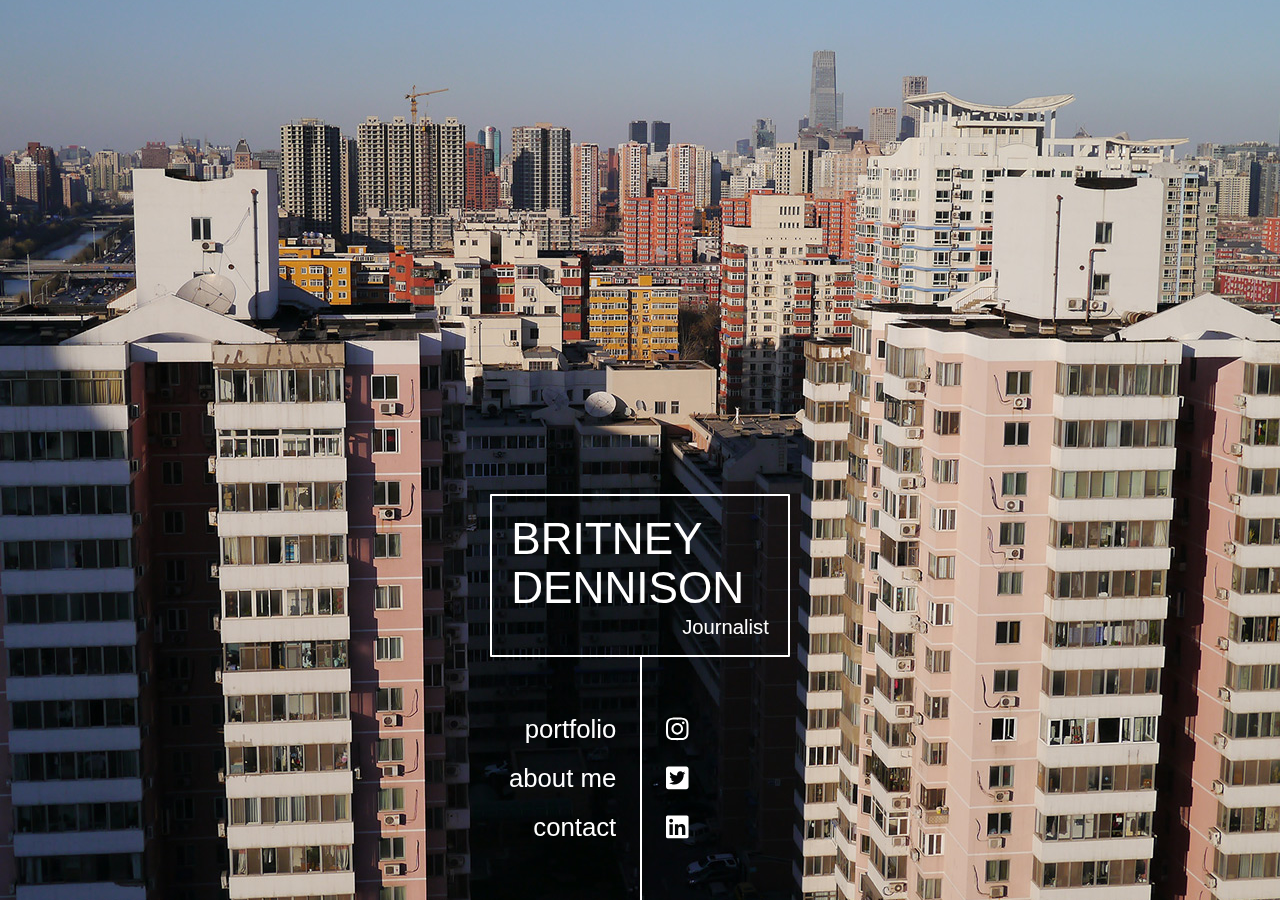
<file: index.html>
<!DOCTYPE html>
<html lang="en">

  <head>
  <meta charset="utf-8">
  <meta http-equiv="X-UA-Compatible" content="IE=edge">
  <meta name="viewport" content="width=device-width, initial-scale=1">

  <title>Britney Dennison | Journalist</title>
  <meta name="description" content="Britney Dennison is an award-winning journalist based in Vancouver and Deputy Director of the Global Reporting Centre">

  <link rel="stylesheet" href="http://brick.a.ssl.fastly.net/Montserrat:300/Roboto:400">
  <link rel="stylesheet" href="/assets/main.css" | relative_url }}">
  <link rel="canonical" href="/">
  <link rel="alternate" type="application/rss+xml" title="Britney Dennison | Journalist" href="/feed.xml">
  <script defer src="/assets/js/fa-brands.min.js"></script>
  <script defer src="/assets/js/fa-regular.min.js"></script>
  <script src="/assets/js/fontawesome.min.js"></script>
  <script src="https://ajax.googleapis.com/ajax/libs/jquery/2.2.4/jquery.min.js"></script>
  <script defer src="/assets/js/app.js"></script>
  <script defer src="/assets/js/bootstrap-modal.js"></script>
  
  
</head>

  <body>

    

    <main class="page-content" aria-label="Content">
        <div id="home-container">
  <div class="page-content">
    <header id="main">
      <h1>Britney<br>Dennison</h1>
      <h2>Journalist</h2>
    </header>
    <nav class="main-nav">
      <ul class="nav-menu left">
        <li><a href="/multimedia/">portfolio</a></li>
        <li><a href="/about/">about me</a></li>
        <li><a href="/contact/">contact</a></li>
      </ul>
      <ul class="nav-menu social">
        <li><a target="_blank" href="https://www.instagram.com/britneydennison/"><i class="fab fa-instagram"></i></a></li>
        <li><a target="_blank" href="https://twitter.com/britneydennison"><i class="fab fa-twitter-square"></i></a></li>
        <li><a target="_blank" href="https://www.linkedin.com/in/britney-dennison-75444b64"><i class="fab fa-linkedin"></i></a></li>
      </ul>
    </nav>
  </div>
</div>
    </main>
    
  </body>

</html>
</file>
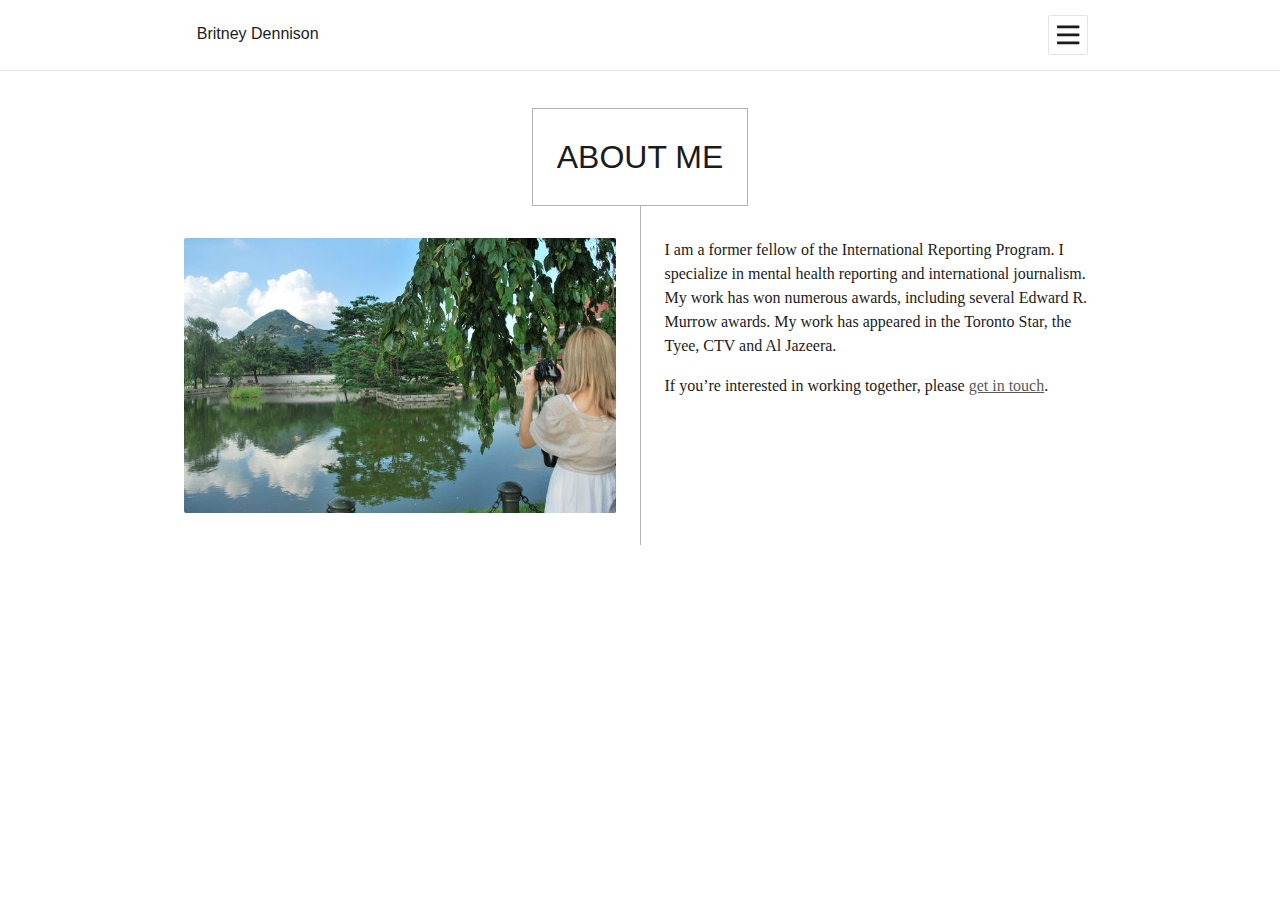
<file: about/index.html>
<!DOCTYPE html>
<html lang="en">

  <head>
  <meta charset="utf-8">
  <meta http-equiv="X-UA-Compatible" content="IE=edge">
  <meta name="viewport" content="width=device-width, initial-scale=1">

  <title>About Me</title>
  <meta name="description" content="Britney Dennison is an award-winning journalist based in Vancouver and Deputy Director of the Global Reporting Centre">

  <link rel="stylesheet" href="http://brick.a.ssl.fastly.net/Montserrat:300/Roboto:400">
  <link rel="stylesheet" href="/assets/main.css" | relative_url }}">
  <link rel="canonical" href="/about/">
  <link rel="alternate" type="application/rss+xml" title="Britney Dennison | Journalist" href="/feed.xml">
  <script defer src="/assets/js/fa-brands.min.js"></script>
  <script defer src="/assets/js/fa-regular.min.js"></script>
  <script src="/assets/js/fontawesome.min.js"></script>
  <script src="https://ajax.googleapis.com/ajax/libs/jquery/2.2.4/jquery.min.js"></script>
  <script defer src="/assets/js/app.js"></script>
  <script defer src="/assets/js/bootstrap-modal.js"></script>
  
  
</head>

  <body>

    
      <div class="modal fade" id="the-menu" tabindex="-1" role="dialog" aria-labelledby="menuLabel">
    <div class="modal-dialog" role="document">
      <div class="modal-content">
        <div class="modal-header">
          <button type="button" class="close" data-dismiss="modal" aria-label="Close"><span aria-hidden="true"><i class="far fa-times"></i></span></button>
        </div>
        <div class="modal-body">
            <div class="menu-container">
            <header id="main">
                <h1>Britney<br>Dennison</h1>
                <h2>Journalist</h2>
            </header>
            <nav class="main-nav">
                <ul class="nav-menu left">
                    <li><a href="/multimedia/">portfolio</a></li>
                    <li><a href="/about/">about me</a></li>
                    <li><a href="/contact/">contact</a></li>
                </ul>
                <ul class="nav-menu social">
                    <li><a target="_blank" href="https://www.instagram.com/britneydennison/"><i class="fab fa-instagram"></i></a></li>
                    <li><a target="_blank" href="https://twitter.com/britneydennison"><i class="fab fa-twitter-square"></i></a></li>
                    <li><a target="_blank" href="https://www.linkedin.com/in/britney-dennison-75444b64"><i class="fab fa-linkedin"></i></a></li>
                 </ul>
            </nav>
            </div>
        </div>
      </div>
    </div>
</div>
<header class="site-header" role="banner">
  <nav class="site-nav">
    <ul class="menu">
      <li id="home"><a href="/" title="Home">Britney Dennison</a></li>
      <li id="toggle"><a title="Show Menu" data-toggle="modal" data-target="#the-menu" href="#" aria-label="Toggle Menu"><i class="far fa-bars"></i></a></li>
    </ul>
  </nav>
</header>
    

    <main class="inner-page-content" aria-label="Content">
        <article class="page">

  <header class="post-header">
    <h1 class="post-title">About Me</h1>
  </header>

  <div class="post-content">
    <div class="row">
      <div class="left">

  <p><img src="../assets/img/pages/britney.jpg" alt="Britney Dennison Journalist" /></p>

</div>

<div class="right">

  <p>I am a former fellow of the International Reporting Program. I specialize in mental health reporting and international journalism. My work has won numerous awards, including several Edward R. Murrow awards. My work has appeared in the Toronto Star, the Tyee, CTV and Al Jazeera.</p>

  <p>If you’re interested in working together, please <a href="/contact/">get in touch</a>.</p>

</div>

    </div>
  </div>

</article>

    </main>
    
  </body>

</html>
</file>
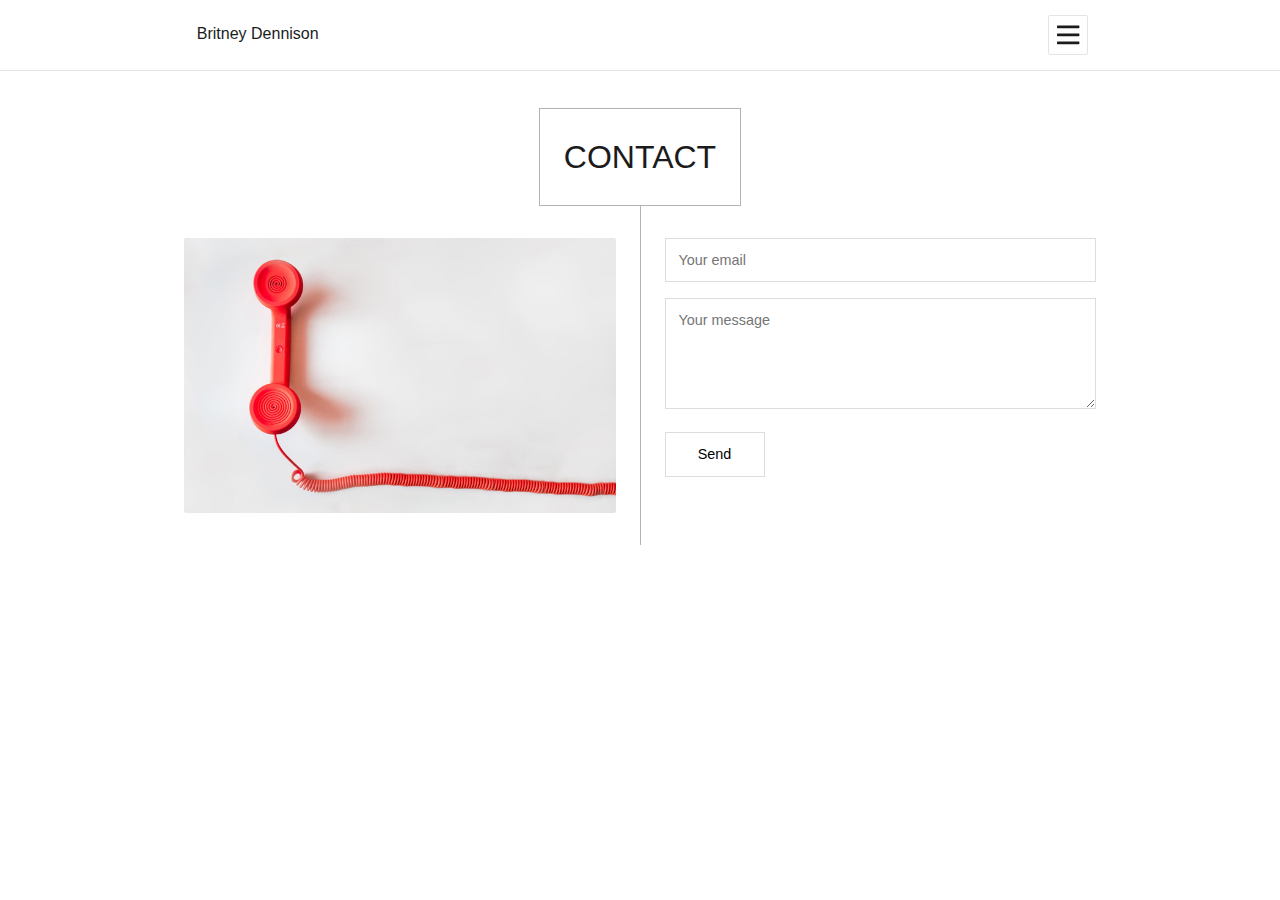
<file: contact/index.html>
<!DOCTYPE html>
<html lang="en">

  <head>
  <meta charset="utf-8">
  <meta http-equiv="X-UA-Compatible" content="IE=edge">
  <meta name="viewport" content="width=device-width, initial-scale=1">

  <title>Contact</title>
  <meta name="description" content="Britney Dennison is an award-winning journalist based in Vancouver and Deputy Director of the Global Reporting Centre">

  <link rel="stylesheet" href="http://brick.a.ssl.fastly.net/Montserrat:300/Roboto:400">
  <link rel="stylesheet" href="/assets/main.css" | relative_url }}">
  <link rel="canonical" href="/contact/">
  <link rel="alternate" type="application/rss+xml" title="Britney Dennison | Journalist" href="/feed.xml">
  <script defer src="/assets/js/fa-brands.min.js"></script>
  <script defer src="/assets/js/fa-regular.min.js"></script>
  <script src="/assets/js/fontawesome.min.js"></script>
  <script src="https://ajax.googleapis.com/ajax/libs/jquery/2.2.4/jquery.min.js"></script>
  <script defer src="/assets/js/app.js"></script>
  <script defer src="/assets/js/bootstrap-modal.js"></script>
  
  
</head>

  <body>

    
      <div class="modal fade" id="the-menu" tabindex="-1" role="dialog" aria-labelledby="menuLabel">
    <div class="modal-dialog" role="document">
      <div class="modal-content">
        <div class="modal-header">
          <button type="button" class="close" data-dismiss="modal" aria-label="Close"><span aria-hidden="true"><i class="far fa-times"></i></span></button>
        </div>
        <div class="modal-body">
            <div class="menu-container">
            <header id="main">
                <h1>Britney<br>Dennison</h1>
                <h2>Journalist</h2>
            </header>
            <nav class="main-nav">
                <ul class="nav-menu left">
                    <li><a href="/multimedia/">portfolio</a></li>
                    <li><a href="/about/">about me</a></li>
                    <li><a href="/contact/">contact</a></li>
                </ul>
                <ul class="nav-menu social">
                    <li><a target="_blank" href="https://www.instagram.com/britneydennison/"><i class="fab fa-instagram"></i></a></li>
                    <li><a target="_blank" href="https://twitter.com/britneydennison"><i class="fab fa-twitter-square"></i></a></li>
                    <li><a target="_blank" href="https://www.linkedin.com/in/britney-dennison-75444b64"><i class="fab fa-linkedin"></i></a></li>
                 </ul>
            </nav>
            </div>
        </div>
      </div>
    </div>
</div>
<header class="site-header" role="banner">
  <nav class="site-nav">
    <ul class="menu">
      <li id="home"><a href="/" title="Home">Britney Dennison</a></li>
      <li id="toggle"><a title="Show Menu" data-toggle="modal" data-target="#the-menu" href="#" aria-label="Toggle Menu"><i class="far fa-bars"></i></a></li>
    </ul>
  </nav>
</header>
    

    <main class="inner-page-content" aria-label="Content">
        <article class="page">

  <header class="post-header">
    <h1 class="post-title">Contact</h1>
  </header>

  <div class="post-content">
    <div class="row">
      <div class="left">

  <p><img src="../assets/img/pages/contact.jpg" alt="Contact" /></p>

</div>

<div class="right">

  <form method="POST" action="https://formspree.io/britneydennison@gmail.com">
    <input type="email" name="_replyto" placeholder="Your email" />
    <input type="hidden" name="_subject" value="Website contact" />
    <input type="hidden" name="_next" value="https://andrewmunroe.com" />
    <textarea rows="5" name="message" placeholder="Your message"></textarea>
    <input id="send" type="submit" value="Send" />
</form>

</div>

    </div>
  </div>

</article>

    </main>
    
  </body>

</html>
</file>
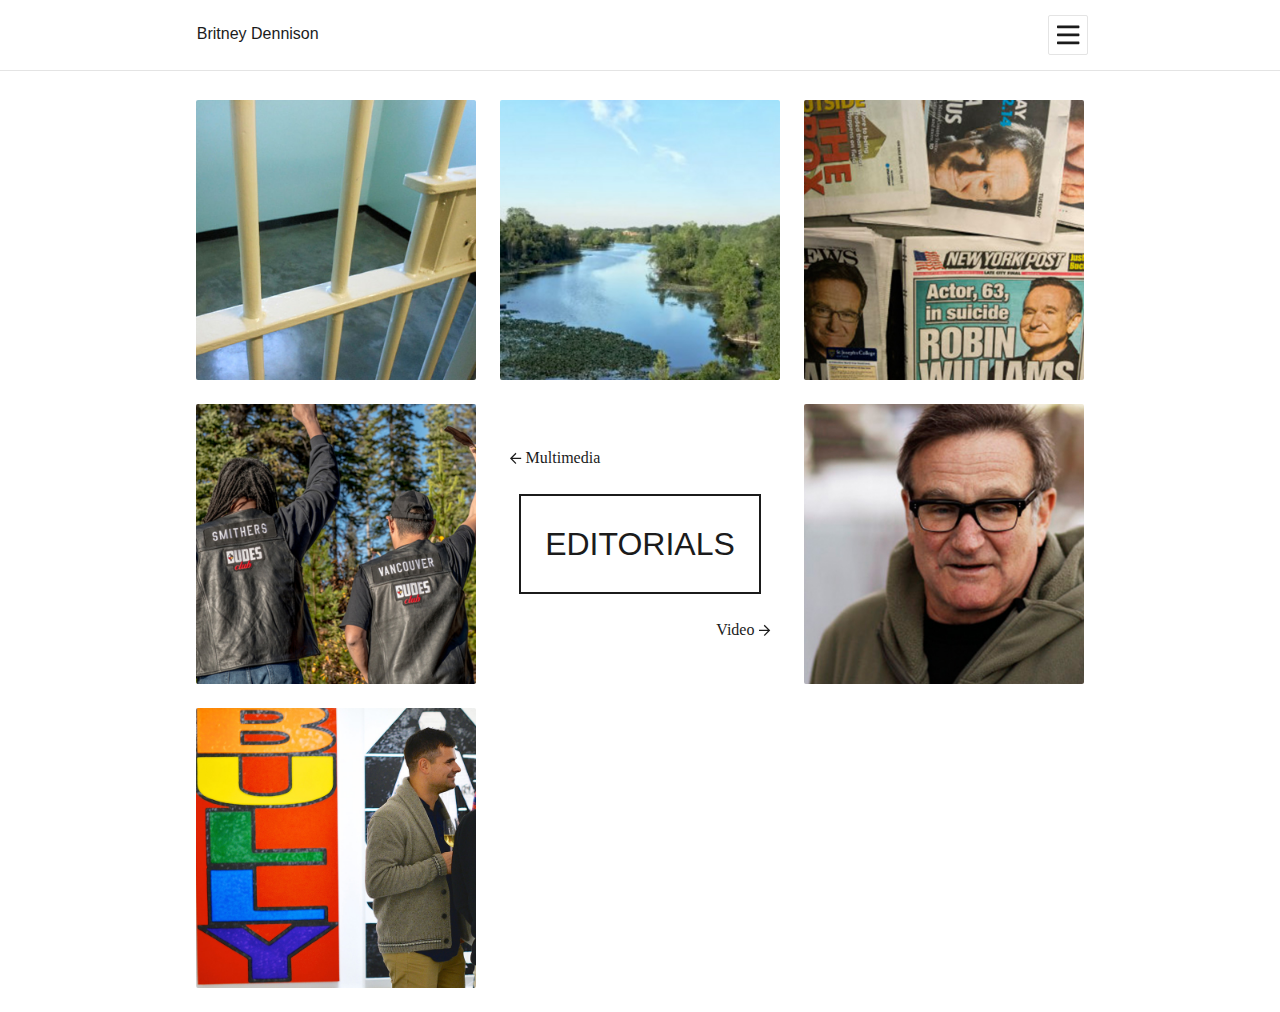
<file: editorials/index.html>
<!DOCTYPE html>
<html lang="en">

  <head>
  <meta charset="utf-8">
  <meta http-equiv="X-UA-Compatible" content="IE=edge">
  <meta name="viewport" content="width=device-width, initial-scale=1">

  <title>Editorials | Britney Dennison&#39;s Portfolio</title>
  <meta name="description" content="Britney Dennison is an award-winning journalist based in Vancouver and Deputy Director of the Global Reporting Centre">

  <link rel="stylesheet" href="http://brick.a.ssl.fastly.net/Montserrat:300/Roboto:400">
  <link rel="stylesheet" href="/assets/main.css" | relative_url }}">
  <link rel="canonical" href="/editorials/">
  <link rel="alternate" type="application/rss+xml" title="Britney Dennison | Journalist" href="/feed.xml">
  <script defer src="/assets/js/fa-brands.min.js"></script>
  <script defer src="/assets/js/fa-regular.min.js"></script>
  <script src="/assets/js/fontawesome.min.js"></script>
  <script src="https://ajax.googleapis.com/ajax/libs/jquery/2.2.4/jquery.min.js"></script>
  <script defer src="/assets/js/app.js"></script>
  <script defer src="/assets/js/bootstrap-modal.js"></script>
  
  
</head>

  <body>

    
      <div class="modal fade" id="the-menu" tabindex="-1" role="dialog" aria-labelledby="menuLabel">
    <div class="modal-dialog" role="document">
      <div class="modal-content">
        <div class="modal-header">
          <button type="button" class="close" data-dismiss="modal" aria-label="Close"><span aria-hidden="true"><i class="far fa-times"></i></span></button>
        </div>
        <div class="modal-body">
            <div class="menu-container">
            <header id="main">
                <h1>Britney<br>Dennison</h1>
                <h2>Journalist</h2>
            </header>
            <nav class="main-nav">
                <ul class="nav-menu left">
                    <li><a href="/multimedia/">portfolio</a></li>
                    <li><a href="/about/">about me</a></li>
                    <li><a href="/contact/">contact</a></li>
                </ul>
                <ul class="nav-menu social">
                    <li><a target="_blank" href="https://www.instagram.com/britneydennison/"><i class="fab fa-instagram"></i></a></li>
                    <li><a target="_blank" href="https://twitter.com/britneydennison"><i class="fab fa-twitter-square"></i></a></li>
                    <li><a target="_blank" href="https://www.linkedin.com/in/britney-dennison-75444b64"><i class="fab fa-linkedin"></i></a></li>
                 </ul>
            </nav>
            </div>
        </div>
      </div>
    </div>
</div>
<header class="site-header" role="banner">
  <nav class="site-nav">
    <ul class="menu">
      <li id="home"><a href="/" title="Home">Britney Dennison</a></li>
      <li id="toggle"><a title="Show Menu" data-toggle="modal" data-target="#the-menu" href="#" aria-label="Toggle Menu"><i class="far fa-bars"></i></a></li>
    </ul>
  </nav>
</header>
    

    <main class="inner-page-content" aria-label="Content">
        <article class="post">

  <div class="post-content">
    <div class="row">
<figure>
    <p><img src="../assets/img/portfolio/editorials/prison.jpg" alt="Prisons Are Full of Men" /></p>
    <figcaption>
      <h3 id="our-prisons-are-full-of-men">Our Prisons are Full of Men</h3>
      <h4 id="the-hill-times">The Hill Times</h4>
      <p><a href="../assets/files/prisons-full-of-men-hill.pdf" title="Our Prisons are Full of Men" target="_blank">View project</a></p>
    </figcaption>
  </figure>

<figure>
    <p><img src="../assets/img/portfolio/editorials/waterford.jpg" alt="Too Many" /></p>
    <figcaption>
      <h3 id="too-many-rural-canadian-communities-are-losing-young-men-to-suicide">Too Many Rural Canadian Communities Are Losing Young Men To Suicide</h3>
      <h4 id="huffington-post">Huffington Post</h4>
      <p><a href="http://www.huffingtonpost.ca/britney-dennison/too-many-rural-canadian-communities-are-losing-young-men-to-suicide_a_23268612/" title="Too Many Rural Communities are Losing Young Men to Suicide" target="_blank">View project</a></p>
    </figcaption>
  </figure>

<figure>
    <p><img src="../assets/img/portfolio/editorials/robin-williams-two.jpg" alt="Three Years" /></p>
    <figcaption>
      <h3 id="reporting-on-suicide-3-years-after-robin-williams">Reporting On Suicide 3 Years After Robin Williams</h3>
      <h4 id="huffington-post-1">Huffington Post</h4>
      <p><a href="http://www.huffingtonpost.ca/britney-dennison/reporting-on-suicide-3-years-after-robin-williams_a_23213843/" title="Three Years" target="_blank">View project</a></p>
    </figcaption>
  </figure>
</div>

<div class="row">
<figure>
    <p><img src="../assets/img/portfolio/editorials/dudes-club.jpg" alt="Community-Based" /></p>
    <figcaption>
      <h3 id="community-based-programs-can-help-reduce-male-suicide">Community-Based Programs Can Help Reduce Male Suicide</h3>
      <h4 id="huffington-post--the-hill-times--the-province">Huffington Post / The Hill Times / The Province</h4>
      <p><a href="http://www.huffingtonpost.ca/john-oliffe/community-based-suicide-prevention_b_14289292.html" title="Community-Based" target="_blank">View project</a></p>
    </figcaption>
  </figure>

<nav class="centre">
    <p><a href="/multimedia/" title="Multimedia"><i class="far fa-arrow-left"></i>Multimedia</a></p>
    <header>
      <h1 id="editorials">Editorials</h1>
    </header>
    <p><a href="/video/" title="Video">Video<i class="far fa-arrow-right"></i></a></p>
  </nav>

<figure>
    <p><img src="../assets/img/portfolio/editorials/robin-williams-one.jpg" alt="Trois Ans" /></p>
    <figcaption>
      <h3 id="trois-ans-plus-tard-robin-williams-et-la-couverture-sur-lacte-que-lon-tait">Trois ans plus tard: Robin Williams et la couverture sur l’acte que l’on tait</h3>
      <h4 id="the-huffington-post">The Huffington Post</h4>
      <p><a href="http://quebec.huffingtonpost.ca/britney-dennison/trois-ans-plus-tard-robin-williams-et-la-couverture-sur-l-acte-que-l-on-tait-britney-dennison_a_23204882/" title="Trois Ans" target="_blank">View project</a></p>
    </figcaption>
  </figure>
</div>

<div class="row">
<figure>
    <p><img src="../assets/img/portfolio/editorials/man-up.jpg" alt="Projets Collectifs" /></p>
    <figcaption>
      <h3 id="investir-dans-des-projets-collectifs-pour-rduire-le-suicide">Investir dans des projets collectifs pour réduire le suicide</h3>
      <h4 id="huffington-post--policy-options">Huffington Post / Policy Options</h4>
      <p><a href="http://quebec.huffingtonpost.ca/john-oliffe/investir-dans-des-projets-suicide-hommes_b_15216110.html" title="Projets Collectifs" target="_blank">View project</a></p>
    </figcaption>
  </figure>
</div>

<nav class="footer">
  <p><a href="/multimedia/" title="Multimedia"><i class="far fa-arrow-left"></i>Multimedia</a>
<a href="/video/" title="Video">Video<i class="far fa-arrow-right"></i></a></p>
</nav>

  </div>

</article>

    </main>
    
  </body>

</html>
</file>
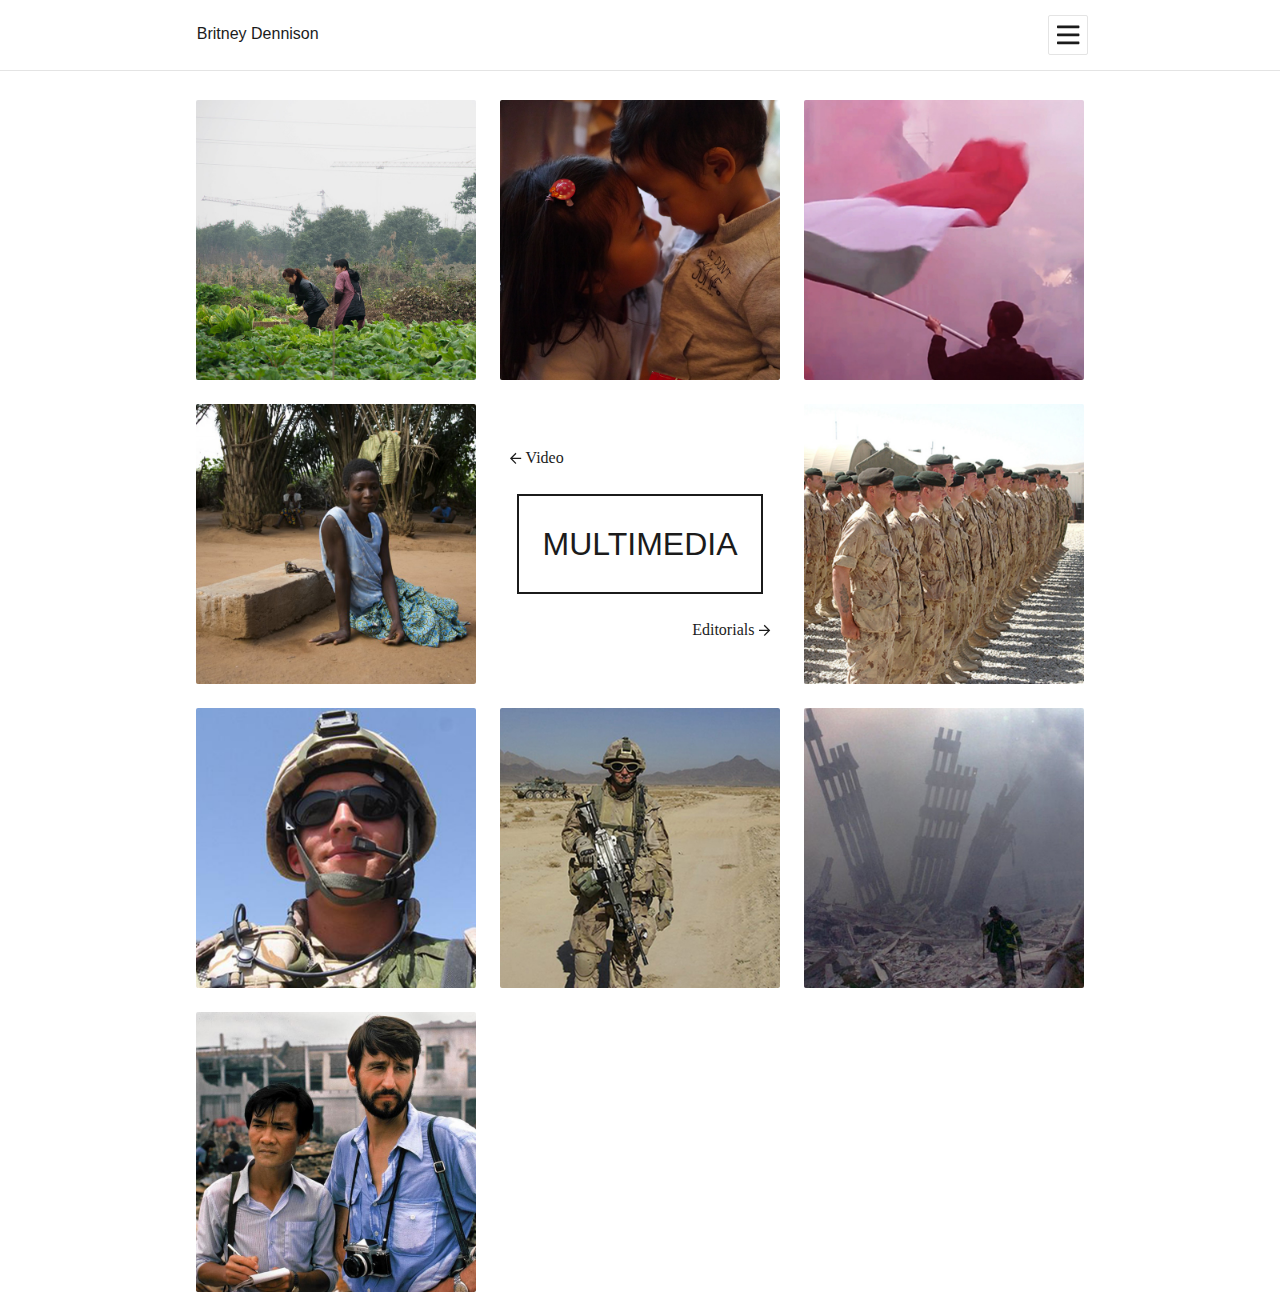
<file: multimedia/index.html>
<!DOCTYPE html>
<html lang="en">

  <head>
  <meta charset="utf-8">
  <meta http-equiv="X-UA-Compatible" content="IE=edge">
  <meta name="viewport" content="width=device-width, initial-scale=1">

  <title>Print | Britney Dennison&#39;s Portfolio</title>
  <meta name="description" content="Britney Dennison is an award-winning journalist based in Vancouver and Deputy Director of the Global Reporting Centre">

  <link rel="stylesheet" href="http://brick.a.ssl.fastly.net/Montserrat:300/Roboto:400">
  <link rel="stylesheet" href="/assets/main.css" | relative_url }}">
  <link rel="canonical" href="/multimedia/">
  <link rel="alternate" type="application/rss+xml" title="Britney Dennison | Journalist" href="/feed.xml">
  <script defer src="/assets/js/fa-brands.min.js"></script>
  <script defer src="/assets/js/fa-regular.min.js"></script>
  <script src="/assets/js/fontawesome.min.js"></script>
  <script src="https://ajax.googleapis.com/ajax/libs/jquery/2.2.4/jquery.min.js"></script>
  <script defer src="/assets/js/app.js"></script>
  <script defer src="/assets/js/bootstrap-modal.js"></script>
  
  
</head>

  <body>

    
      <div class="modal fade" id="the-menu" tabindex="-1" role="dialog" aria-labelledby="menuLabel">
    <div class="modal-dialog" role="document">
      <div class="modal-content">
        <div class="modal-header">
          <button type="button" class="close" data-dismiss="modal" aria-label="Close"><span aria-hidden="true"><i class="far fa-times"></i></span></button>
        </div>
        <div class="modal-body">
            <div class="menu-container">
            <header id="main">
                <h1>Britney<br>Dennison</h1>
                <h2>Journalist</h2>
            </header>
            <nav class="main-nav">
                <ul class="nav-menu left">
                    <li><a href="/multimedia/">portfolio</a></li>
                    <li><a href="/about/">about me</a></li>
                    <li><a href="/contact/">contact</a></li>
                </ul>
                <ul class="nav-menu social">
                    <li><a target="_blank" href="https://www.instagram.com/britneydennison/"><i class="fab fa-instagram"></i></a></li>
                    <li><a target="_blank" href="https://twitter.com/britneydennison"><i class="fab fa-twitter-square"></i></a></li>
                    <li><a target="_blank" href="https://www.linkedin.com/in/britney-dennison-75444b64"><i class="fab fa-linkedin"></i></a></li>
                 </ul>
            </nav>
            </div>
        </div>
      </div>
    </div>
</div>
<header class="site-header" role="banner">
  <nav class="site-nav">
    <ul class="menu">
      <li id="home"><a href="/" title="Home">Britney Dennison</a></li>
      <li id="toggle"><a title="Show Menu" data-toggle="modal" data-target="#the-menu" href="#" aria-label="Toggle Menu"><i class="far fa-bars"></i></a></li>
    </ul>
  </nav>
</header>
    

    <main class="inner-page-content" aria-label="Content">
        <article class="post">

  <div class="post-content">
    <div class="row">
<figure>
    <p><img src="../assets/img/portfolio/print/green-china.jpg" alt="Green China Project" /></p>
    <figcaption>
      <h3 id="chinas-generation-green">China’s Generation Green</h3>
      <h4 id="the-toronto-starinternational-reporting-program">The Toronto Star/International Reporting Program</h4>
      <p><a href="http://globalreportingcentre.org/greenchina/" title="China's Generation Green" target="_blank">View project</a></p>
    </figcaption>
  </figure>

<figure>
    <p><img src="../assets/img/portfolio/print/green-china-beijing.jpg" alt="Green China Project" /></p>
    <figcaption>
      <h3 id="families-flee-as-chinas-air-sickens-their-children">Families flee as China’s air sickens their children</h3>
      <h4 id="the-toronto-star">The Toronto Star</h4>
      <p><a href="../assets/files/toronto-star-green-china-dennison.pdf" title="China's Generation Green" target="_blank">View project</a></p>
    </figcaption>
  </figure>

<figure>
    <p><img src="../assets/img/portfolio/print/strangers-at-home.jpg" alt="Strangers at home" /></p>
    <figcaption>
      <h3 id="strangers-at-home">Strangers at Home</h3>
      <h4 id="global-reporting-centre">Global Reporting Centre</h4>
      <p><a href="http://strangers.globalreportingcentre.org/" title="Strangers at Home" target="_blank">View project</a></p>
    </figcaption>
  </figure>
</div>

<div class="row">
<figure>
    <p><img src="../assets/img/portfolio/print/out-of-the-shadows.jpg" alt="Out of the Shadows" /></p>
    <figcaption>
      <h3 id="out-of-the-shadows">Out of the Shadows</h3>
      <h4 id="the-international-reporting-program">The International Reporting Program</h4>
      <p><a href="http://globalreportingcentre.org/out-of-the-shadows/" title="Out of the Shadows" target="_blank">View project</a></p>
    </figcaption>
  </figure>

<nav class="centre">
    <p><a href="/video/" title="Video"><i class="far fa-arrow-left"></i>Video</a></p>
    <header>
      <h1 id="multimedia">Multimedia</h1>
    </header>
    <p><a href="/editorials/" title="Editorials">Editorials<i class="far fa-arrow-right"></i></a></p>
  </nav>

<figure>
    <p><img src="../assets/img/portfolio/print/soldiers-1.jpg" alt="A Soldier's Tale" /></p>
    <figcaption>
      <h3 id="a-soldiers-tale-everything-changed-including-me">A Soldier’s Tale: ‘Everything Changed, Including Me’</h3>
      <h4 id="the-tyee">The Tyee</h4>
      <p><a href="https://thetyee.ca/News/2014/11/08/Soldiers-Tale-Sean-Loucks/" title="A Soldier's Tale" target="_blank">View project</a></p>
    </figcaption>
  </figure>
</div>

<div class="row">
<figure>
    <p><img src="../assets/img/portfolio/print/soldiers-2.jpg" alt="A Soldier's Tale" /></p>
    <figcaption>
      <h3 id="a-soldiers-tale-nobody-understood-what-id-done">A Soldier’s Tale: ‘Nobody Understood What I’d Done’</h3>
      <h4 id="the-tyee-1">The Tyee</h4>
      <p><a href="https://thetyee.ca/News/2014/11/10/Soldiers-Tales-Told/" title="A Soldier's Tale" target="_blank">View project</a></p>
    </figcaption>
  </figure>

<figure>
    <p><img src="../assets/img/portfolio/print/soldiers-3.jpg" alt="A Soldier's Tale" /></p>
    <figcaption>
      <h3 id="a-soldiers-tale-its-always-there">A Soldier’s Tale: ‘It’s Always There’</h3>
      <h4 id="the-tyee-2">The Tyee</h4>
      <p><a href="https://thetyee.ca/News/2014/11/11/Soldier-Always-There-Memory/" title="A Soldier's Tale" target="_blank">View project</a></p>
    </figcaption>
  </figure>

<figure>
    <p><img src="../assets/img/portfolio/print/public-debate-torture.jpg" alt="Public Debate about Torture" /></p>
    <figcaption>
      <h3 id="the-public-debate-about-torture">The Public Debate About Torture</h3>
      <h4 id="retro-report">Retro Report</h4>
      <p><a href="https://www.retroreport.org/multi-media/the-public-debate-about-torture/" title="The Public Debate About Torture" target="_blank">View project</a></p>
    </figcaption>
  </figure>

</div>

<div class="row">

<figure>
    <p><img src="../assets/img/portfolio/print/fixing-fixers.jpg" alt="Green China Project" /></p>
    <figcaption>
      <h3 id="fixing-the-journalist-fixer-relationship">Fixing the Journalist Fixer Relationship</h3>
      <h4 id="global-reporting-centrenieman-reports">Global Reporting Centre/Nieman Reports</h4>
      <p><a href="https://globalreportingcentre.org/fixers/" title="Fixing Fixers" target="_blank">View project</a></p>
    </figcaption>
  </figure>

</div>

<nav class="footer">
  <p><a href="/video/" title="Video"><i class="far fa-arrow-left"></i>Video</a>
<a href="/editorials/" title="Editorials">Editorials<i class="far fa-arrow-right"></i></a></p>
</nav>

  </div>

</article>

    </main>
    
  </body>

</html>
</file>
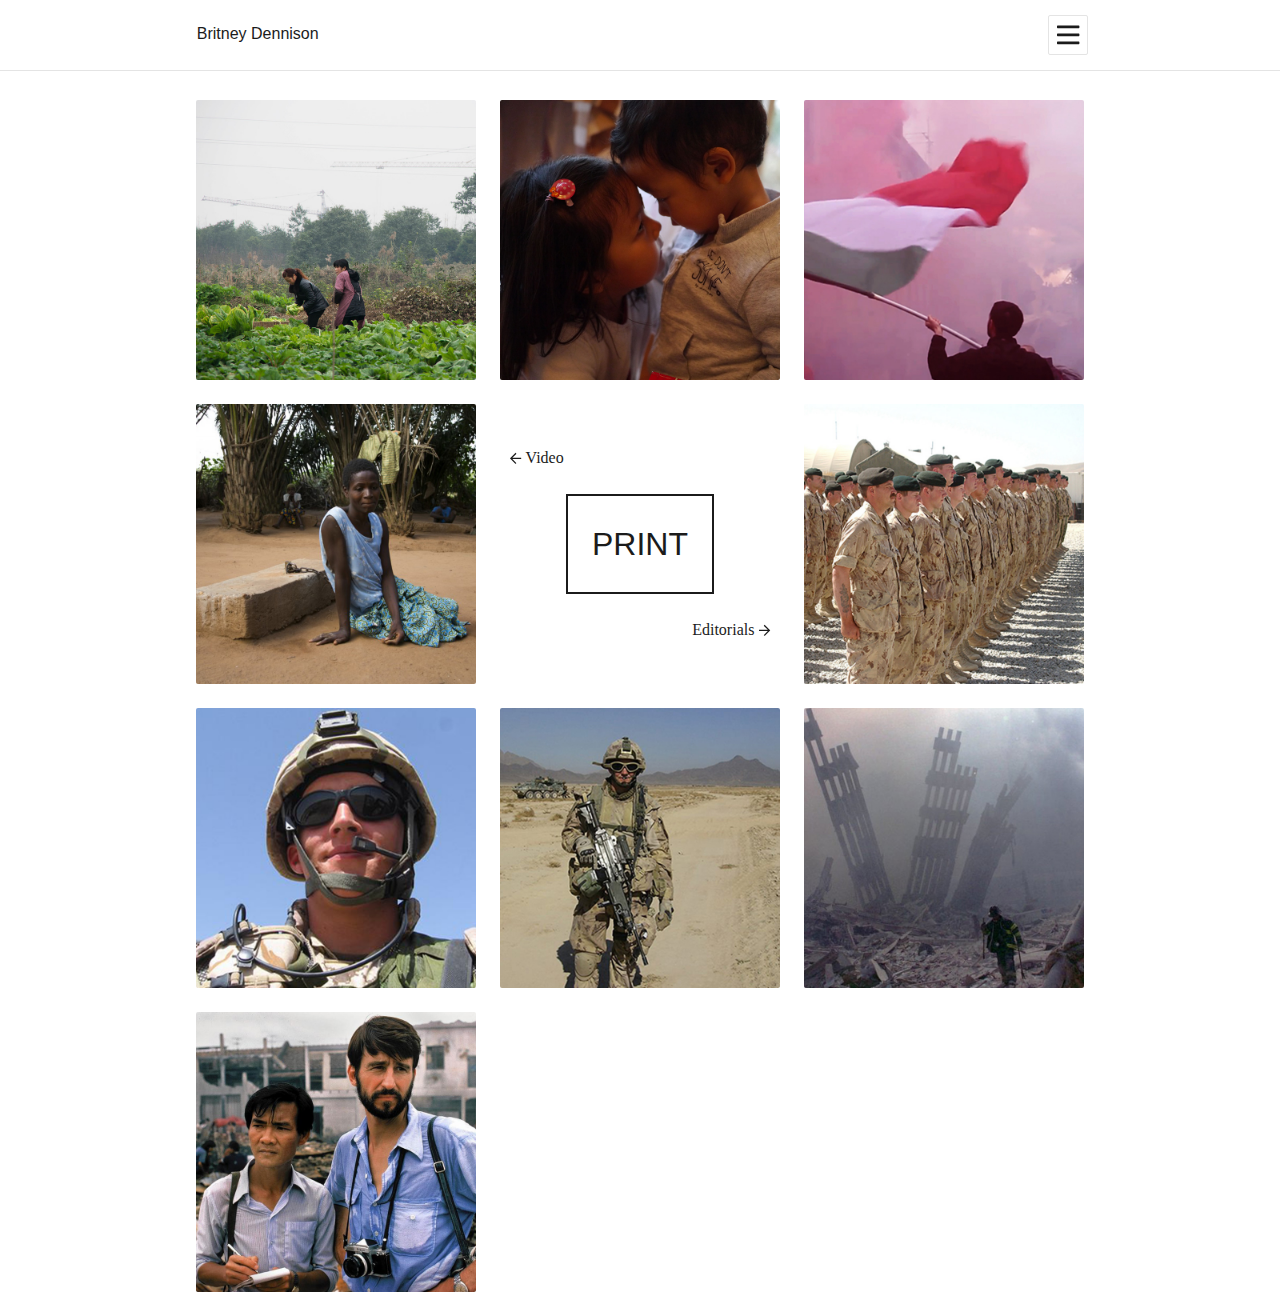
<file: print/index.html>
<!DOCTYPE html>
<html lang="en">

  <head>
  <meta charset="utf-8">
  <meta http-equiv="X-UA-Compatible" content="IE=edge">
  <meta name="viewport" content="width=device-width, initial-scale=1">

  <title>Print | Britney Dennison&#39;s Portfolio</title>
  <meta name="description" content="Britney Dennison is an award-winning journalist based in Vancouver and Deputy Director of the Global Reporting Centre">

  <link rel="stylesheet" href="http://brick.a.ssl.fastly.net/Montserrat:300/Roboto:400">
  <link rel="stylesheet" href="/assets/main.css" | relative_url }}">
  <link rel="canonical" href="/print/">
  <link rel="alternate" type="application/rss+xml" title="Britney Dennison | Journalist" href="/feed.xml">
  <script defer src="/assets/js/fa-brands.min.js"></script>
  <script defer src="/assets/js/fa-regular.min.js"></script>
  <script src="/assets/js/fontawesome.min.js"></script>
  <script src="https://ajax.googleapis.com/ajax/libs/jquery/2.2.4/jquery.min.js"></script>
  <script defer src="/assets/js/app.js"></script>
  <script defer src="/assets/js/bootstrap-modal.js"></script>
  
  
</head>

  <body>

    
      <div class="modal fade" id="the-menu" tabindex="-1" role="dialog" aria-labelledby="menuLabel">
    <div class="modal-dialog" role="document">
      <div class="modal-content">
        <div class="modal-header">
          <button type="button" class="close" data-dismiss="modal" aria-label="Close"><span aria-hidden="true"><i class="far fa-times"></i></span></button>
        </div>
        <div class="modal-body">
            <div class="menu-container">
            <header id="main">
                <h1>Britney<br>Dennison</h1>
                <h2>Journalist</h2>
            </header>
            <nav class="main-nav">
                <ul class="nav-menu left">
                    <li><a href="/print/">portfolio</a></li>
                    <li><a href="/about/">about me</a></li>
                    <li><a href="/contact/">contact</a></li>
                </ul>
                <ul class="nav-menu social">
                    <li><a target="_blank" href="https://www.instagram.com/britneydennison/"><i class="fab fa-instagram"></i></a></li>
                    <li><a target="_blank" href="https://twitter.com/britneydennison"><i class="fab fa-twitter-square"></i></a></li>
                    <li><a target="_blank" href="https://www.linkedin.com/in/britney-dennison-75444b64"><i class="fab fa-linkedin"></i></a></li>
                    <li><a target="_blank" href="https://www.facebook.com/britney.dennison.9"><i class="fab fa-facebook-square"></i></a></li>     
                 </ul>
            </nav>
            </div>
        </div>
      </div>
    </div>
</div>
<header class="site-header" role="banner">
  <nav class="site-nav">
    <ul class="menu">
      <li id="home"><a href="/" title="Home">Britney Dennison</a></li>
      <li id="toggle"><a title="Show Menu" data-toggle="modal" data-target="#the-menu" href="#" aria-label="Toggle Menu"><i class="far fa-bars"></i></a></li>
    </ul>
  </nav>
</header>
    

    <main class="inner-page-content" aria-label="Content">
        <article class="post">

  <div class="post-content">
    <div class="row">
<figure>
    <p><img src="../assets/img/portfolio/print/green-china.jpg" alt="Green China Project" /></p>
    <figcaption>
      <h3 id="chinas-generation-green">China’s Generation Green</h3>
      <h4 id="the-toronto-starinternational-reporting-program">The Toronto Star/International Reporting Program</h4>
      <p><a href="http://globalreportingcentre.org/greenchina/" title="China's Generation Green" target="_blank">View project</a></p>
    </figcaption>
  </figure>

<figure>
    <p><img src="../assets/img/portfolio/print/green-china-beijing.jpg" alt="Green China Project" /></p>
    <figcaption>
      <h3 id="families-flee-as-chinas-air-sickens-their-children">Families flee as China’s air sickens their children</h3>
      <h4 id="the-toronto-star">The Toronto Star</h4>
      <p><a href="../assets/files/toronto-star-green-china-dennison.pdf" title="China's Generation Green" target="_blank">View project</a></p>
    </figcaption>
  </figure>

<figure>
    <p><img src="../assets/img/portfolio/print/strangers-at-home.jpg" alt="Strangers at home" /></p>
    <figcaption>
      <h3 id="strangers-at-home">Strangers at Home</h3>
      <h4 id="global-reporting-centre">Global Reporting Centre</h4>
      <p><a href="http://strangers.globalreportingcentre.org/" title="Strangers at Home" target="_blank">View project</a></p>
    </figcaption>
  </figure>
</div>

<div class="row">
<figure>
    <p><img src="../assets/img/portfolio/print/out-of-the-shadows.jpg" alt="Out of the Shadows" /></p>
    <figcaption>
      <h3 id="out-of-the-shadows">Out of the Shadows</h3>
      <h4 id="the-international-reporting-program">The International Reporting Program</h4>
      <p><a href="http://globalreportingcentre.org/out-of-the-shadows/" title="Out of the Shadows" target="_blank">View project</a></p>
    </figcaption>
  </figure>

<nav class="centre">
    <p><a href="/video/" title="Video"><i class="far fa-arrow-left"></i>Video</a></p>
    <header>
      <h1 id="print">Print</h1>
    </header>
    <p><a href="/editorials/" title="Editorials">Editorials<i class="far fa-arrow-right"></i></a></p>
  </nav>

<figure>
    <p><img src="../assets/img/portfolio/print/soldiers-1.jpg" alt="A Soldier's Tale" /></p>
    <figcaption>
      <h3 id="a-soldiers-tale-everything-changed-including-me">A Soldier’s Tale: ‘Everything Changed, Including Me’</h3>
      <h4 id="the-tyee">The Tyee</h4>
      <p><a href="https://thetyee.ca/News/2014/11/08/Soldiers-Tale-Sean-Loucks/" title="A Soldier's Tale" target="_blank">View project</a></p>
    </figcaption>
  </figure>
</div>

<div class="row">
<figure>
    <p><img src="../assets/img/portfolio/print/soldiers-2.jpg" alt="A Soldier's Tale" /></p>
    <figcaption>
      <h3 id="a-soldiers-tale-nobody-understood-what-id-done">A Soldier’s Tale: ‘Nobody Understood What I’d Done’</h3>
      <h4 id="the-tyee-1">The Tyee</h4>
      <p><a href="https://thetyee.ca/News/2014/11/10/Soldiers-Tales-Told/" title="A Soldier's Tale" target="_blank">View project</a></p>
    </figcaption>
  </figure>

<figure>
    <p><img src="../assets/img/portfolio/print/soldiers-3.jpg" alt="A Soldier's Tale" /></p>
    <figcaption>
      <h3 id="a-soldiers-tale-its-always-there">A Soldier’s Tale: ‘It’s Always There’</h3>
      <h4 id="the-tyee-2">The Tyee</h4>
      <p><a href="https://thetyee.ca/News/2014/11/11/Soldier-Always-There-Memory/" title="A Soldier's Tale" target="_blank">View project</a></p>
    </figcaption>
  </figure>

<figure>
    <p><img src="../assets/img/portfolio/print/public-debate-torture.jpg" alt="Public Debate about Torture" /></p>
    <figcaption>
      <h3 id="the-public-debate-about-torture">The Public Debate About Torture</h3>
      <h4 id="retro-report">Retro Report</h4>
      <p><a href="https://www.retroreport.org/multi-media/the-public-debate-about-torture/" title="The Public Debate About Torture" target="_blank">View project</a></p>
    </figcaption>
  </figure>

</div>

<div class="row">

<figure>
    <p><img src="../assets/img/portfolio/print/fixing-fixers.jpg" alt="Green China Project" /></p>
    <figcaption>
      <h3 id="fixing-the-journalist-fixer-relationship">Fixing the Journalist Fixer Relationship</h3>
      <h4 id="global-reporting-centrenieman-reports">Global Reporting Centre/Nieman Reports</h4>
      <p><a href="https://globalreportingcentre.org/fixers/" title="Fixing Fixers" target="_blank">View project</a></p>
    </figcaption>
  </figure>

</div>

<nav class="footer">
  <p><a href="/video/" title="Video"><i class="far fa-arrow-left"></i>Video</a>
<a href="/editorials/" title="Editorials">Editorials<i class="far fa-arrow-right"></i></a></p>
</nav>

  </div>

</article>

    </main>
    
  </body>

</html>
</file>
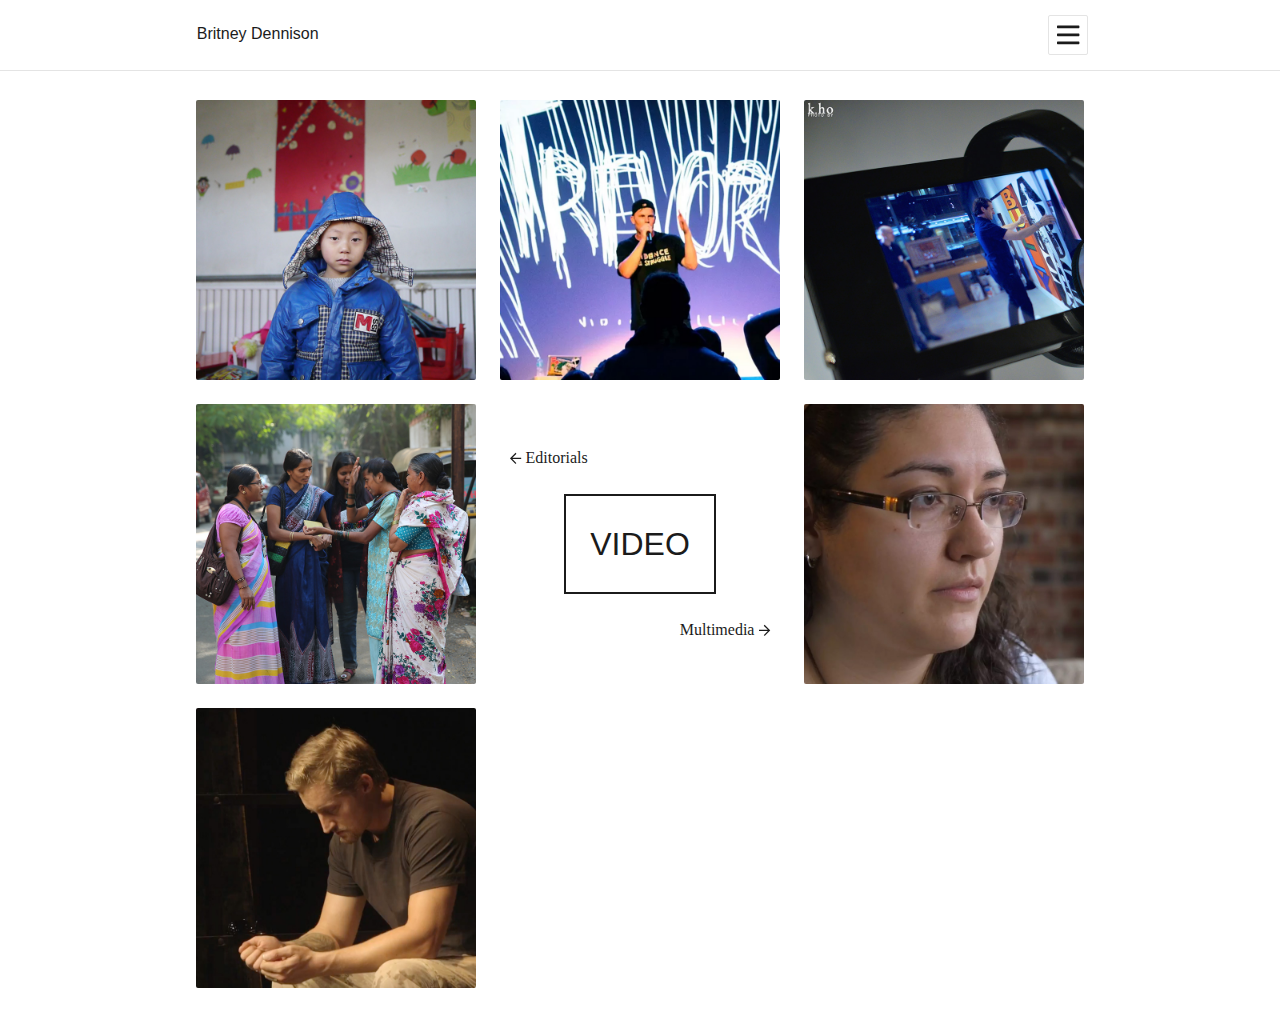
<file: video/index.html>
<!DOCTYPE html>
<html lang="en">

  <head>
  <meta charset="utf-8">
  <meta http-equiv="X-UA-Compatible" content="IE=edge">
  <meta name="viewport" content="width=device-width, initial-scale=1">

  <title>Video | Britney Dennison&#39;s Portfolio</title>
  <meta name="description" content="Britney Dennison is an award-winning journalist based in Vancouver and Deputy Director of the Global Reporting Centre">

  <link rel="stylesheet" href="http://brick.a.ssl.fastly.net/Montserrat:300/Roboto:400">
  <link rel="stylesheet" href="/assets/main.css" | relative_url }}">
  <link rel="canonical" href="/video/">
  <link rel="alternate" type="application/rss+xml" title="Britney Dennison | Journalist" href="/feed.xml">
  <script defer src="/assets/js/fa-brands.min.js"></script>
  <script defer src="/assets/js/fa-regular.min.js"></script>
  <script src="/assets/js/fontawesome.min.js"></script>
  <script src="https://ajax.googleapis.com/ajax/libs/jquery/2.2.4/jquery.min.js"></script>
  <script defer src="/assets/js/app.js"></script>
  <script defer src="/assets/js/bootstrap-modal.js"></script>
  
  
</head>

  <body>

    
      <div class="modal fade" id="the-menu" tabindex="-1" role="dialog" aria-labelledby="menuLabel">
    <div class="modal-dialog" role="document">
      <div class="modal-content">
        <div class="modal-header">
          <button type="button" class="close" data-dismiss="modal" aria-label="Close"><span aria-hidden="true"><i class="far fa-times"></i></span></button>
        </div>
        <div class="modal-body">
            <div class="menu-container">
            <header id="main">
                <h1>Britney<br>Dennison</h1>
                <h2>Journalist</h2>
            </header>
            <nav class="main-nav">
                <ul class="nav-menu left">
                    <li><a href="/multimedia/">portfolio</a></li>
                    <li><a href="/about/">about me</a></li>
                    <li><a href="/contact/">contact</a></li>
                </ul>
                <ul class="nav-menu social">
                    <li><a target="_blank" href="https://www.instagram.com/britneydennison/"><i class="fab fa-instagram"></i></a></li>
                    <li><a target="_blank" href="https://twitter.com/britneydennison"><i class="fab fa-twitter-square"></i></a></li>
                    <li><a target="_blank" href="https://www.linkedin.com/in/britney-dennison-75444b64"><i class="fab fa-linkedin"></i></a></li>
                 </ul>
            </nav>
            </div>
        </div>
      </div>
    </div>
</div>
<header class="site-header" role="banner">
  <nav class="site-nav">
    <ul class="menu">
      <li id="home"><a href="/" title="Home">Britney Dennison</a></li>
      <li id="toggle"><a title="Show Menu" data-toggle="modal" data-target="#the-menu" href="#" aria-label="Toggle Menu"><i class="far fa-bars"></i></a></li>
    </ul>
  </nav>
</header>
    

    <main class="inner-page-content" aria-label="Content">
        <article class="post">

  <div class="post-content">
    <div class="row">
<figure>
    <p><img src="../assets/img/portfolio/video/green-china.jpg" alt="Beijing’s Sick Kids" /></p>
    <figcaption>
      <h3 id="beijings-sick-kids">Beijing’s Sick Kids</h3>
      <h4 id="the-toronto-starinternational-reporting-program">The Toronto Star/International Reporting Program</h4>
      <p><a href="http://globalreportingcentre.org/greenchina/" title="Beijing's Sick Kids" target="_blank">View project</a></p>
    </figcaption>
  </figure>

<figure>
    <p><img src="../assets/img/portfolio/video/evidence-of-a-struggle.jpg" alt="Evidence of a Struggle" /></p>
    <figcaption>
      <h3 id="evidence-of-a-struggle">Evidence of a Struggle</h3>
      <h4 id="ctv-news">CTV News</h4>
      <p><a href="https://bc.ctvnews.ca/suicide-happens-in-secret-b-c-teacher-turns-tragedy-into-hip-hop-1.2863022" title="Evidence of a Struggle" target="_blank">View project</a></p>
    </figcaption>
  </figure>

<figure>
    <p><img src="../assets/img/portfolio/video/still-here.jpg" alt="Still Here" /></p>
    <figcaption>
      <h3 id="still-here">Still Here</h3>
      <h4 id="vancouver-queer-film-festreel-pride-film-fest">Vancouver Queer Film Fest/Reel Pride Film Fest</h4>
      <p><a href="https://bc.ctvnews.ca/i-feel-happiness-now-men-stand-up-against-suicide-through-art-1.3148320" title="Still Here" target="_blank">View project</a></p>
    </figcaption>
  </figure>
</div>

<div class="row">
<figure>
    <p><img src="../assets/img/portfolio/video/out-of-the-shadows.jpg" alt="Out of the Shadows" /></p>
    <figcaption>
      <h3 id="out-of-the-shadows-overcoming-mental-illness">Out of the Shadows: Overcoming Mental Illness</h3>
      <h4 id="al-jazeera">Al Jazeera</h4>
      <p><a href="http://www.aljazeera.com/programmes/peopleandpower/2015/10/shadows-151029073123574.html" title="Out of the Shadows" target="_blank">View project</a></p>
    </figcaption>
  </figure>

<nav class="centre">
    <p><a href="/editorials/" title="Editorials"><i class="far fa-arrow-left"></i>Editorials</a></p>
    <header>
      <h1 id="video">Video</h1>
    </header>
    <p><a href="/multimedia/" title="Multimedia">Multimedia<i class="far fa-arrow-right"></i></a></p>
  </nav>

<figure>
    <p><img src="../assets/img/portfolio/video/behind-the-mask.jpg" alt="Behind the Mask" /></p>
    <figcaption>
      <h3 id="behind-the-mask">Behind the Mask</h3>
      <p><a href="https://vimeo.com/194384321" title="Behind the Mask" target="_blank">View project</a></p>
    </figcaption>
  </figure>
</div>

<div class="row">
<figure>
    <p><img src="../assets/img/portfolio/video/contact-unload.jpg" alt="Contact! Unload" /></p>
    <figcaption>
      <h3 id="contact-unload">Contact! Unload</h3>
      <p><a href="https://www.youtube.com/watch?v=KXNDqohpyQw" title="Contact! Unload" target="_blank">View project</a></p>
    </figcaption>
  </figure>
</div>

<nav class="footer">
  <p><a href="/editorials/" title="Editorials"><i class="far fa-arrow-left"></i>Editorials</a>
<a href="/multimedia/" title="Multimedia">Multimedia<i class="far fa-arrow-right"></i></a></p>
</nav>

  </div>

</article>

    </main>
    
  </body>

</html>
</file>
<file: assets/main.css>
/*! normalize.css v7.0.0 | MIT License | github.com/necolas/normalize.css */
/* Document
   ========================================================================== */
/**
 * 1. Correct the line height in all browsers.
 * 2. Prevent adjustments of font size after orientation changes in
 *    IE on Windows Phone and in iOS.
 */
html {
  line-height: 1.15;
  /* 1 */
  -ms-text-size-adjust: 100%;
  /* 2 */
  -webkit-text-size-adjust: 100%;
  /* 2 */ }

/* Sections
   ========================================================================== */
/**
 * Remove the margin in all browsers (opinionated).
 */
body {
  margin: 0; }

/**
 * Add the correct display in IE 9-.
 */
article,
aside,
footer,
header,
nav,
section {
  display: block; }

/**
 * Correct the font size and margin on `h1` elements within `section` and
 * `article` contexts in Chrome, Firefox, and Safari.
 */
h1 {
  font-size: 2em;
  margin: 0.67em 0; }

/* Grouping content
   ========================================================================== */
/**
 * Add the correct display in IE 9-.
 * 1. Add the correct display in IE.
 */
figcaption,
figure,
main {
  /* 1 */
  display: block; }

/**
 * Add the correct margin in IE 8.
 */
figure {
  margin: 1em 40px; }

/**
 * 1. Add the correct box sizing in Firefox.
 * 2. Show the overflow in Edge and IE.
 */
hr {
  box-sizing: content-box;
  /* 1 */
  height: 0;
  /* 1 */
  overflow: visible;
  /* 2 */ }

/**
 * 1. Correct the inheritance and scaling of font size in all browsers.
 * 2. Correct the odd `em` font sizing in all browsers.
 */
pre {
  font-family: monospace, monospace;
  /* 1 */
  font-size: 1em;
  /* 2 */ }

/* Text-level semantics
   ========================================================================== */
/**
 * 1. Remove the gray background on active links in IE 10.
 * 2. Remove gaps in links underline in iOS 8+ and Safari 8+.
 */
a {
  background-color: transparent;
  /* 1 */
  -webkit-text-decoration-skip: objects;
  /* 2 */ }

/**
 * 1. Remove the bottom border in Chrome 57- and Firefox 39-.
 * 2. Add the correct text decoration in Chrome, Edge, IE, Opera, and Safari.
 */
abbr[title] {
  border-bottom: none;
  /* 1 */
  text-decoration: underline;
  /* 2 */
  text-decoration: underline dotted;
  /* 2 */ }

/**
 * Prevent the duplicate application of `bolder` by the next rule in Safari 6.
 */
b,
strong {
  font-weight: inherit; }

/**
 * Add the correct font weight in Chrome, Edge, and Safari.
 */
b,
strong {
  font-weight: bolder; }

/**
 * 1. Correct the inheritance and scaling of font size in all browsers.
 * 2. Correct the odd `em` font sizing in all browsers.
 */
code,
kbd,
samp {
  font-family: monospace, monospace;
  /* 1 */
  font-size: 1em;
  /* 2 */ }

/**
 * Add the correct font style in Android 4.3-.
 */
dfn {
  font-style: italic; }

/**
 * Add the correct background and color in IE 9-.
 */
mark {
  background-color: #ff0;
  color: #000; }

/**
 * Add the correct font size in all browsers.
 */
small {
  font-size: 80%; }

/**
 * Prevent `sub` and `sup` elements from affecting the line height in
 * all browsers.
 */
sub,
sup {
  font-size: 75%;
  line-height: 0;
  position: relative;
  vertical-align: baseline; }

sub {
  bottom: -0.25em; }

sup {
  top: -0.5em; }

/* Embedded content
   ========================================================================== */
/**
 * Add the correct display in IE 9-.
 */
audio,
video {
  display: inline-block; }

/**
 * Add the correct display in iOS 4-7.
 */
audio:not([controls]) {
  display: none;
  height: 0; }

/**
 * Remove the border on images inside links in IE 10-.
 */
img {
  border-style: none; }

/**
 * Hide the overflow in IE.
 */
svg:not(:root) {
  overflow: hidden; }

/* Forms
   ========================================================================== */
/**
 * 1. Change the font styles in all browsers (opinionated).
 * 2. Remove the margin in Firefox and Safari.
 */
button,
input,
optgroup,
select,
textarea {
  font-family: sans-serif;
  /* 1 */
  font-size: 100%;
  /* 1 */
  line-height: 1.15;
  /* 1 */
  margin: 0;
  /* 2 */ }

/**
 * Show the overflow in IE.
 * 1. Show the overflow in Edge.
 */
button,
input {
  /* 1 */
  overflow: visible; }

/**
 * Remove the inheritance of text transform in Edge, Firefox, and IE.
 * 1. Remove the inheritance of text transform in Firefox.
 */
button,
select {
  /* 1 */
  text-transform: none; }

/**
 * 1. Prevent a WebKit bug where (2) destroys native `audio` and `video`
 *    controls in Android 4.
 * 2. Correct the inability to style clickable types in iOS and Safari.
 */
button,
html [type="button"],
[type="reset"],
[type="submit"] {
  -webkit-appearance: button;
  /* 2 */ }

/**
 * Remove the inner border and padding in Firefox.
 */
button::-moz-focus-inner,
[type="button"]::-moz-focus-inner,
[type="reset"]::-moz-focus-inner,
[type="submit"]::-moz-focus-inner {
  border-style: none;
  padding: 0; }

/**
 * Restore the focus styles unset by the previous rule.
 */
button:-moz-focusring,
[type="button"]:-moz-focusring,
[type="reset"]:-moz-focusring,
[type="submit"]:-moz-focusring {
  outline: 1px dotted ButtonText; }

/**
 * Correct the padding in Firefox.
 */
fieldset {
  padding: 0.35em 0.75em 0.625em; }

/**
 * 1. Correct the text wrapping in Edge and IE.
 * 2. Correct the color inheritance from `fieldset` elements in IE.
 * 3. Remove the padding so developers are not caught out when they zero out
 *    `fieldset` elements in all browsers.
 */
legend {
  box-sizing: border-box;
  /* 1 */
  color: inherit;
  /* 2 */
  display: table;
  /* 1 */
  max-width: 100%;
  /* 1 */
  padding: 0;
  /* 3 */
  white-space: normal;
  /* 1 */ }

/**
 * 1. Add the correct display in IE 9-.
 * 2. Add the correct vertical alignment in Chrome, Firefox, and Opera.
 */
progress {
  display: inline-block;
  /* 1 */
  vertical-align: baseline;
  /* 2 */ }

/**
 * Remove the default vertical scrollbar in IE.
 */
textarea {
  overflow: auto; }

/**
 * 1. Add the correct box sizing in IE 10-.
 * 2. Remove the padding in IE 10-.
 */
[type="checkbox"],
[type="radio"] {
  box-sizing: border-box;
  /* 1 */
  padding: 0;
  /* 2 */ }

/**
 * Correct the cursor style of increment and decrement buttons in Chrome.
 */
[type="number"]::-webkit-inner-spin-button,
[type="number"]::-webkit-outer-spin-button {
  height: auto; }

/**
 * 1. Correct the odd appearance in Chrome and Safari.
 * 2. Correct the outline style in Safari.
 */
[type="search"] {
  -webkit-appearance: textfield;
  /* 1 */
  outline-offset: -2px;
  /* 2 */ }

/**
 * Remove the inner padding and cancel buttons in Chrome and Safari on macOS.
 */
[type="search"]::-webkit-search-cancel-button,
[type="search"]::-webkit-search-decoration {
  -webkit-appearance: none; }

/**
 * 1. Correct the inability to style clickable types in iOS and Safari.
 * 2. Change font properties to `inherit` in Safari.
 */
::-webkit-file-upload-button {
  -webkit-appearance: button;
  /* 1 */
  font: inherit;
  /* 2 */ }

/* Interactive
   ========================================================================== */
/*
 * Add the correct display in IE 9-.
 * 1. Add the correct display in Edge, IE, and Firefox.
 */
details,
menu {
  display: block; }

/*
 * Add the correct display in all browsers.
 */
summary {
  display: list-item; }

/* Scripting
   ========================================================================== */
/**
 * Add the correct display in IE 9-.
 */
canvas {
  display: inline-block; }

/**
 * Add the correct display in IE.
 */
template {
  display: none; }

/* Hidden
   ========================================================================== */
/**
 * Add the correct display in IE 10-.
 */
[hidden] {
  display: none; }

.modal-open {
  overflow: auto;
  padding-right: 0 !important; }

.modal {
  display: none;
  overflow-y: auto;
  position: fixed;
  top: 0;
  right: 0;
  bottom: 0;
  left: 0;
  z-index: 1100;
  -webkit-overflow-scrolling: touch;
  outline: 0; }

.modal-open .modal {
  overflow-x: hidden;
  overflow-y: auto;
  padding-right: 0px !important; }

.modal-dialog {
  width: 100%;
  height: 100%;
  padding: 0;
  margin: 0; }

.modal-content {
  height: auto;
  min-height: 100%;
  border-radius: 0; }

.modal-backdrop {
  position: fixed;
  top: 0;
  right: 0;
  bottom: 0;
  left: 0;
  z-index: 1040;
  background-position: center center;
  background-repeat: no-repeat;
  background-size: cover;
  z-index: 3;
  background-image: url("img/bg-faded.jpg"); }

.modal-backdrop.fade {
  opacity: 0; }
  .modal-backdrop.fade:before {
    opacity: 0; }

.modal-backdrop.in {
  opacity: 1; }
  .modal-backdrop.in:before {
    opacity: 0.9; }

.modal-header {
  z-index: 5;
  position: relative;
  max-width: 60em;
  margin: 0 auto;
  text-align: right;
  padding: 1rem 1.5rem; }
  @media screen and (min-width: 60em) {
    .modal-header {
      padding: 1rem 2rem; } }
  .modal-header button {
    font-size: 1.8em;
    transition: all 0.3s;
    background: #ff6464;
    color: #ffffff;
    padding: 0.25rem 0.575rem;
    border: 0;
    cursor: pointer; }
    .modal-header button:hover {
      background-color: #ffffff;
      color: #ff6464;
      border-color: #ff6464; }

.modal-body {
  position: relative;
  padding: 1.4rem 1.4rem 0 1.4rem;
  display: flex;
  position: fixed;
  width: 100%;
  height: 100%;
  justify-content: center;
  top: 0;
  left: 0; }

.modal-scrollbar-measure {
  position: absolute;
  top: -9999px;
  width: 50px;
  height: 50px;
  overflow: scroll; }

.fade {
  transition: opacity 500ms ease; }

html {
  box-sizing: border-box; }

*, *:before, *:after {
  box-sizing: inherit; }

body {
  background: #ffffff;
  margin-top: 76px;
  min-height: 440px; }

.inner-page-content {
  max-width: 60em;
  margin: 0 auto;
  padding-top: 1.5rem; }

#home-container {
  margin-top: -76px;
  height: 100%;
  width: 100%;
  position: fixed;
  background-image: url("img/home-bg.jpg");
  background-position: center center;
  display: flex;
  justify-content: center;
  background-repeat: no-repeat; }
  @media screen and (min-width: 1600px) {
    #home-container {
      background-size: cover; } }
  @media screen and (min-width: 60em) {
    #home-container {
      font-size: 1.15em; } }
  #home-container .page-content {
    align-self: flex-end;
    width: 340px;
    margin: 0 1rem; }

header#main {
  padding: 1.2rem 1.2rem 0.8rem;
  border: 2px solid #ffffff;
  border-radius: 1px;
  max-width: 260px;
  margin: 0 auto; }
  @media screen and (min-width: 60em) {
    header#main {
      max-width: 300px; } }

.post-content .row {
  display: block; }
  @media screen and (min-width: 60em) {
    .post-content .row {
      display: flex;
      justify-content: space-between;
      padding: 0 1.5rem; } }
.post-content figure {
  margin: 0 1.5rem 1.5rem;
  position: relative;
  color: #ffffff;
  border-radius: 2px; }
  .post-content figure p:first-of-type {
    margin: 0; }
  @media screen and (min-width: 60em) {
    .post-content figure {
      flex: 1;
      margin: 0 0.75rem 1.5rem 0.75rem;
      max-width: 280px; }
      .post-content figure figcaption {
        position: absolute;
        top: 0;
        left: 0;
        height: 100%;
        width: 100%;
        background: rgba(27, 27, 27, 0.8);
        opacity: 0;
        transition: opacity 0.25s ease-out;
        border: 1px dashed #ffffff; }
        .post-content figure figcaption:hover, .post-content figure figcaption:focus {
          opacity: 1; } }
.post-content figcaption {
  padding: 2rem;
  border-bottom-left-radius: 2px;
  border-bottom-right-radius: 2px;
  background: #414141; }
  @media screen and (min-width: 60em) {
    .post-content figcaption {
      background: none;
      padding: 1rem; } }
  @media screen and (max-width: 430px) {
    .post-content figcaption {
      padding: 0.5rem 1rem 1rem; } }
  .post-content figcaption a {
    color: #ffffff;
    text-transform: uppercase;
    display: inline-block;
    border: 1px solid #ffffff;
    border-radius: 1px;
    font-size: 0.85em;
    padding: 0.5rem; }
.post-content img {
  width: 100%;
  border-radius: 2px;
  display: block; }

.page .post-content .row div {
  flex: 1;
  margin-bottom: 1.5rem; }
  .page .post-content .row div.right {
    margin: 0 1.5rem 0.5rem; }
    .page .post-content .row div.right p:first-of-type {
      margin-top: 0; }
  .page .post-content .row div.left {
    margin-top: 2.5rem; }
    .page .post-content .row div.left p {
      margin: 0; }

#four-oh-four {
  text-align: center; }

@media screen and (min-width: 60em) {
  .page .post-content .row div {
    padding-top: 2rem;
    padding-bottom: 2rem; }
    .page .post-content .row div.left {
      margin: 0;
      padding-right: 1.5rem;
      border-right: 1px solid #b3b3b3; }
    .page .post-content .row div.right {
      margin: 0 0 0 1.5rem; } }
a {
  text-decoration: none;
  transition: background 0.25s;
  padding: 0.2em 0.3em;
  border-radius: 2px; }
  a:hover {
    background: #1b1b1b; }

.page p a {
  padding: 0;
  text-decoration: underline;
  color: #5a5a5a; }
  .page p a:hover {
    color: #1b1b1b;
    background: none; }

form input, form textarea {
  font-size: 0.9em;
  border: 1px solid #ddd;
  background: #fff;
  padding: 0.9em;
  transition: all 0.3s ease-in-out;
  width: 100%;
  margin-bottom: 1rem; }
  form input:focus, form textarea:focus {
    border-color: #b3b3b3;
    outline: none;
    box-shadow: 0 0 5px 1px #cccccc; }
form input#send {
  max-width: 100px;
  cursor: pointer; }
  form input#send:hover {
    color: #ffffff;
    background: #5a5a5a; }

nav ul {
  list-style-type: none;
  padding: 0;
  margin: 0;
  font-family: "Montserrat", sans-serif; }
nav.site-nav {
  position: fixed;
  top: 0;
  left: 0;
  width: 100%;
  border-bottom: 1px solid #e4e4e4;
  z-index: 2;
  background: #ffffff; }
  nav.site-nav ul.menu {
    text-align: right;
    margin: 0 auto;
    max-width: 60em;
    padding: 1rem 1.5rem; }
    @media screen and (min-width: 60em) {
      nav.site-nav ul.menu {
        padding: 1rem 2rem; } }
    nav.site-nav ul.menu li {
      display: inline-block; }
      nav.site-nav ul.menu li#toggle a {
        font-size: 1.6em;
        border: 1px solid #e4e4e4;
        border-radius: 2px; }
      nav.site-nav ul.menu li#home {
        float: left;
        line-height: 35px; }
nav.main-nav {
  display: flex;
  align-items: center; }
  nav.main-nav .nav-menu {
    flex: 0 1 50%;
    font-size: 1.4em; }
    nav.main-nav .nav-menu.left {
      padding-right: 1rem;
      text-align: right; }
    nav.main-nav .nav-menu.social {
      padding: 3rem 0 3rem 1rem;
      border-left: 2px solid #ffffff; }
    nav.main-nav .nav-menu a {
      color: #ffffff;
      display: inline-block; }
    @media screen and (max-width: 430px) {
      nav.main-nav .nav-menu {
        font-size: 1.2em; } }
nav.centre {
  display: none;
  margin: 0 1.5rem 1.5rem; }
  @media screen and (min-width: 60em) {
    nav.centre {
      display: flex;
      flex: 1;
      justify-content: center;
      text-align: center;
      flex-direction: column;
      margin: 0 0.75rem 1.5rem 0.75rem; }
      nav.centre h1 {
        font-size: 2em;
        text-transform: uppercase;
        margin: 0.5rem 0;
        padding: 1.5rem;
        border: 2px solid;
        display: inline-block; }
      nav.centre p:first-of-type {
        align-self: flex-start; }
      nav.centre p:last-of-type {
        align-self: flex-end; }
      nav.centre svg, nav.centre .far {
        font-size: 0.8em;
        margin: 0 0.3rem; } }
nav.footer {
  display: block;
  text-align: right;
  margin: 2rem 1.5rem 1rem;
  border-top: 1px solid #5a5a5a; }
  @media screen and (min-width: 60em) {
    nav.footer {
      display: none; } }
  nav.footer svg, nav.footer .far {
    font-size: 0.8em;
    margin: 0 0.3rem; }
nav a {
  color: #1b1b1b;
  transition: all 0.25s; }
  nav a:hover {
    color: #ffffff; }

.menu-container {
  align-self: center;
  width: 340px; }
  @media screen and (min-width: 60em) {
    .menu-container {
      font-size: 1.15em; } }

body {
  font-family: "Roboto", serif;
  font-size: 16px;
  line-height: 1.5;
  color: #1b1b1b;
  font-weight: 400; }

h1, h2, h3, h4, h5, h6 {
  font-family: "Montserrat", sans-serif;
  font-weight: 300; }

header#main h1 {
  font-size: 2.4em;
  line-height: 1.1;
  text-transform: uppercase; }
header#main h2 {
  text-align: right;
  padding-top: 0.5em;
  font-size: 1.1em; }
header#main h1, header#main h2 {
  color: #ffffff;
  margin: 0;
  padding: 0; }

.page header {
  text-align: center; }
  .page header h1 {
    font-size: 2em;
    text-transform: uppercase;
    margin: 0.5rem 0 0;
    padding: 1.5rem;
    text-align: center;
    border: 1px solid #b3b3b3;
    display: inline-block; }

#story-list li span {
  font-family: "Roboto", serif;
  font-weight: normal;
  text-transform: none; }

figure h3 {
  margin: 0 0 1rem 0;
  font-weight: bold;
  line-height: 1.35; }
figure h4 {
  font-size: 0.9em; }
</file>
